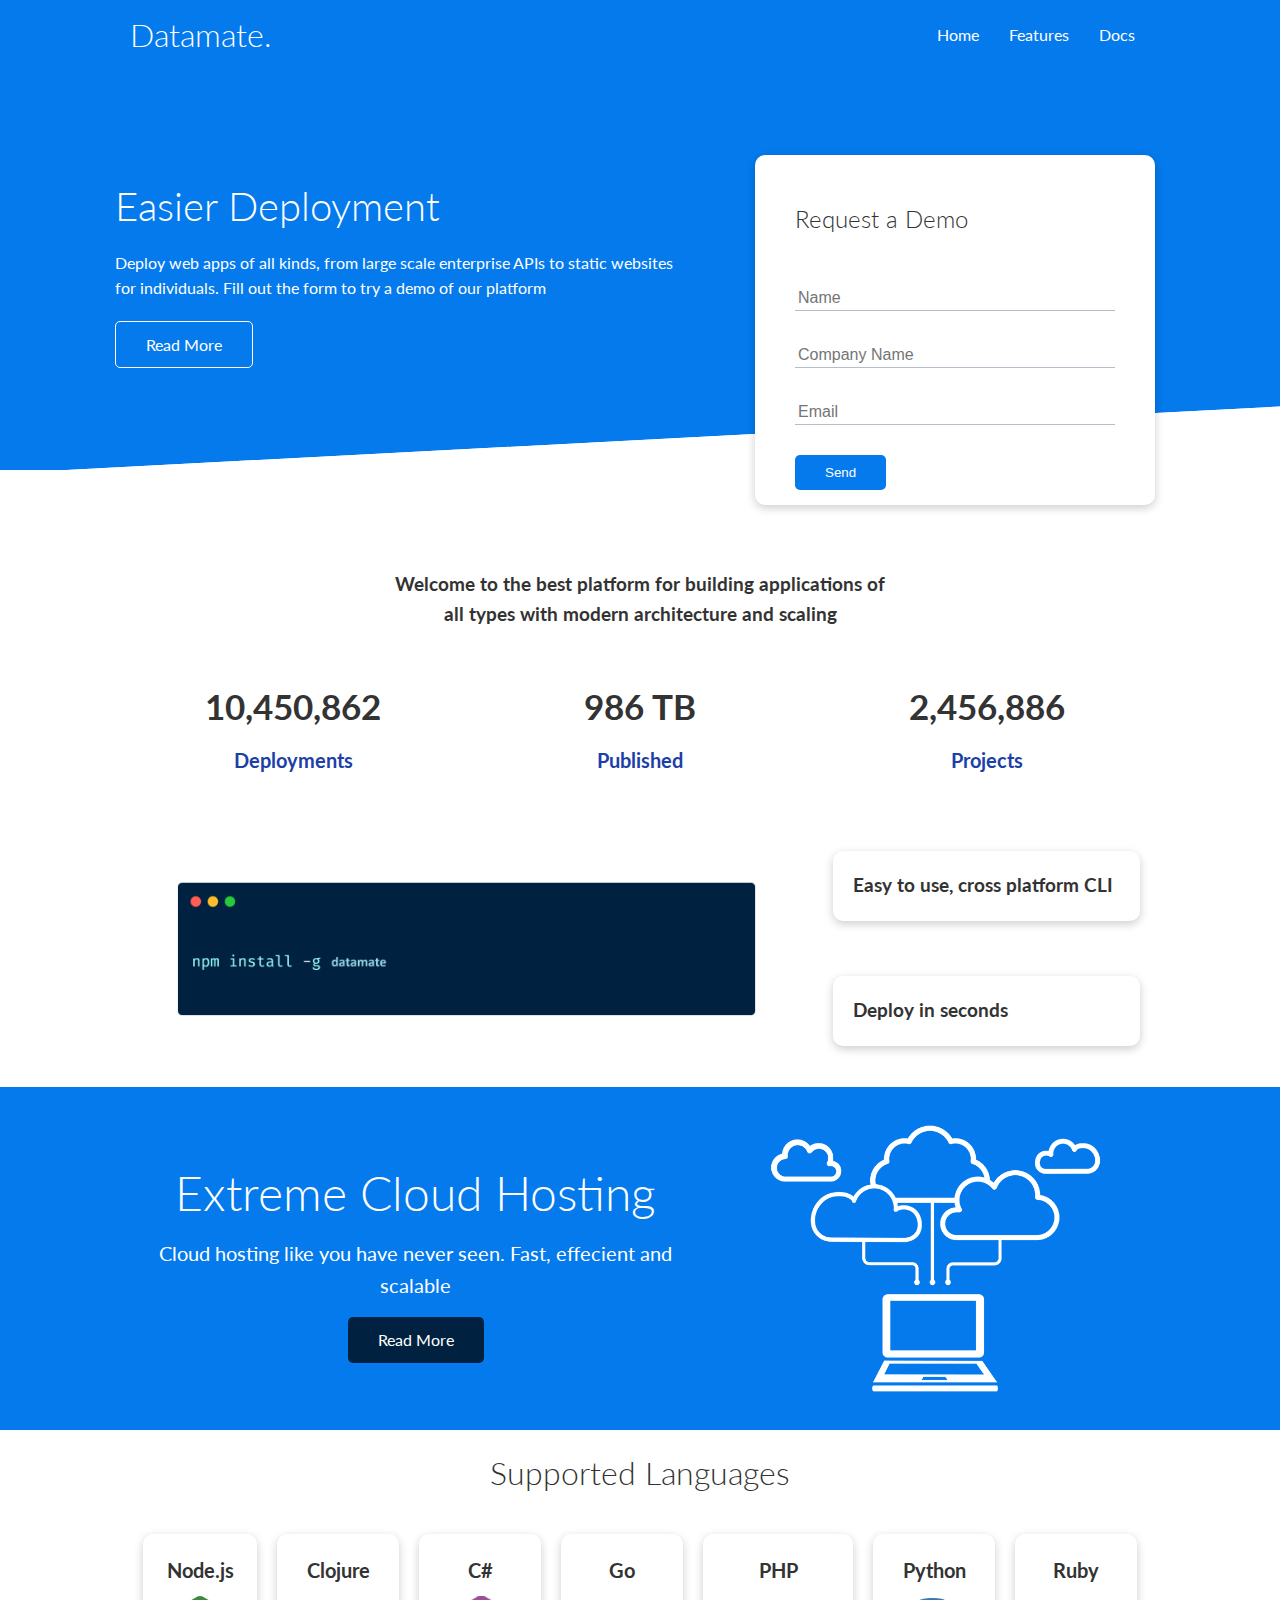
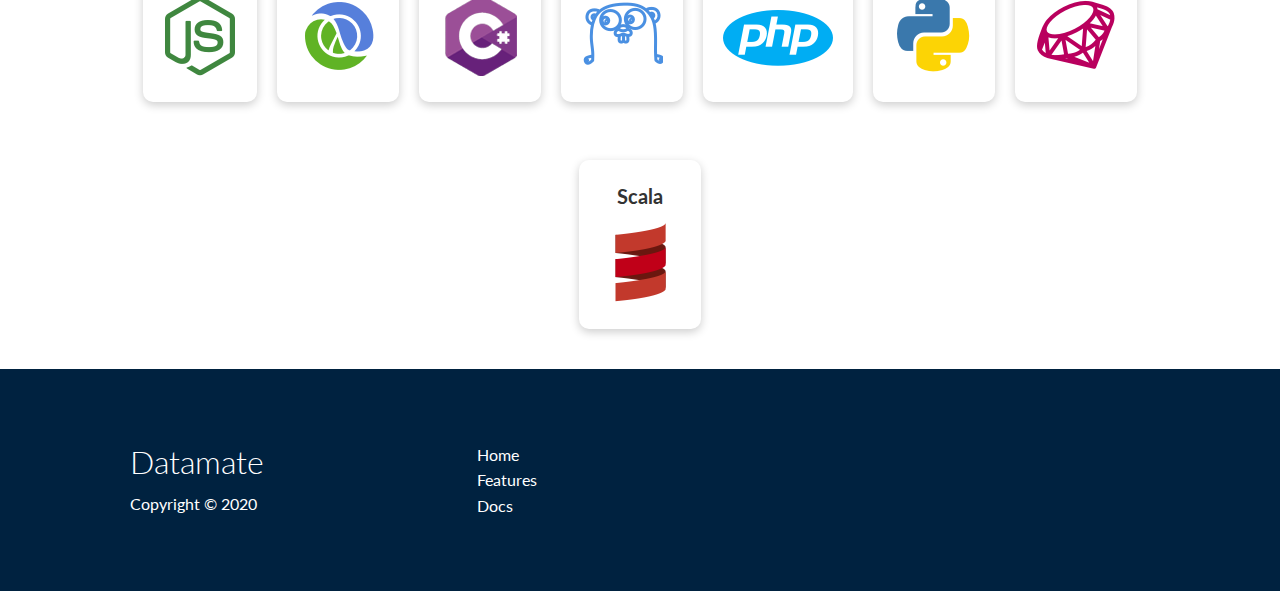
<file: index.html>
<!DOCTYPE html>
<html lang="en">
<head>

    <meta charset="UTF-8">
    <meta name="viewport" content="width=device-width, initial-scale=1.0">
    <link rel="stylesheet" href="https://cdnjs.cloudflare.com/ajax/libs/font-awesome/5.15.1/css/all.min.css" integrity="sha512-+4zCK9k+qNFUR5X+cKL9EIR+ZOhtIloNl9GIKS57V1MyNsYpYcUrUeQc9vNfzsWfV28IaLL3i96P9sdNyeRssA==" crossorigin="anonymous" />
    <link rel="stylesheet" href="css/utilities.css">
    <link rel="stylesheet" href="css/style.css">
    <title>Datamate | Cloud Hosting For Everyone</title>

</head>

<body>
    
    <!-- NavBar -->
    <div class="navbar">
        <div class="container flex">
            <h1 class="logo"> Datamate. </h1>
            <nav>
                <ul>
                    <li> <a href="index.html"> Home </a> </li>
                    <li> <a href="features.html"> Features </a> </li>
                    <li> <a href="docs.html"> Docs </a> </li>

                </ul>
            </nav>

        </div>
    </div>


    <!-- ShowCase -->

    <section class ="showcase">

        <div class="container grid">
            
            <div class="showcase-text">
                <h1> Easier Deployment </h1>

                <p> Deploy web apps of all kinds,
                    from large scale enterprise APIs to static
                    websites for individuals. Fill out the form to try a demo of our platform
                </p>

                <a href="" class="btn btn-outline"> Read More </a>

            </div>

            <div class="showcase-form card">
                <h2> Request a Demo</h2>

                <form name="contact" method="POST" data-netlify="true" netlify-honeypot="bot-field" >
                    
                    <input type="hidden" name="form-name" value="contact">
                    <p class="hidden">
                        <label>Don’t fill this out if you're human: <input name="bot-field" /></label>
                      </p>
                    <div class="form-control">

                        <input type="text" name="name" placeholder="Name" required>

                    </div>

                    <div class="form-control">
                        
                        <input type="text" name="company" placeholder="Company Name" required>

                    </div>

                    <div class="form-control">
                        
                        <input type="email" name="email" placeholder="Email" required>

                    </div>

                    <input type="submit" value="Send" class="btn btn-primary">
                </form>
            </div>

        
        </div>

    </section>

    <!-- Stats -->
    
    <section class="stats">

        <div class="container">

            <h3 class="stats-heading text-center my-1">

                Welcome to the best platform for building applications of all 
                types with modern architecture and scaling
            
            </h3>

            <div class="grid grid-3 text-center my-4">
                <div>
                    <i class="fas fa-server fa-3x"></i>
                    <h3>10,450,862</h3>
                    <p class="text-secondary">Deployments</p>
                </div>
                <div>
                    <i class="fas fa-server fa-3x"></i>
                    <h3>986 TB</h3>
                    <p class="text-secondary">Published</p>
                </div>
                <div>
                    <i class="fas fa-server fa-3x"></i>
                    <h3>2,456,886</h3>
                    <p class="text-secondary">Projects</p>
                </div>
            </div>
        
        </div>
    </section>

    <!-- Cli -->

    <section class="cli">
        <div class="container grid">
            <img src="images/cli.png" alt="cli">

            <div class="card">
                <h3> Easy to use, cross platform CLI</h3>
            </div>

            <div class="card">
                <h3> Deploy in seconds</h3>
            </div>
        </div> 
    </section>


    <!-- Cloud -->

    <section class="cloud bg-primary my-2 py-2">

        <div class="container grid">

            <div class="text-center">

                <h2 class="lg">Extreme Cloud Hosting</h2>
                <p class="lead my-1">
                    Cloud hosting like you have never seen.
                    Fast, effecient and scalable
                </p>
                <a href="features.html" class="btn btn-dark"> Read More </a>

            </div>

            <img src="images/cloud.png" alt="">
        </div>
    </section>


    <!-- Languages -->

    <section class="languages">
        <h2 class="md text-center my-2">
            Supported Languages
        </h2>

        <div class="container flex">

            <div class="card">
                <h4>Node.js</h4>
                <img src="images/logos/node.png" alt="">
            </div>

            <div class="card">
                <h4>Clojure</h4>
                <img src="images/logos/clojure.png" alt="">
            </div>

            <div class="card">
                <h4>C#</h4>
                <img src="images/logos/csharp.png" alt="">
            </div>

            <div class="card">
                <h4>Go</h4>
                <img src="images/logos/go.png" alt="">
            </div>

            <div class="card">
                <h4>PHP</h4>
                <img src="images/logos/php.png" alt="">
            </div>

            <div class="card">
                <h4>Python</h4>
                <img src="images/logos/python.png" alt="">
            </div>

            <div class="card">
                <h4>Ruby</h4>
                <img src="images/logos/ruby.png" alt="">
            </div>

            <div class="card">
                <h4>Scala</h4>
                <img src="images/logos/scala.png" alt="">
            </div>
        </div>


    </section>


    <!--  Footer  -->

    <footer class="footer bg-dark py-5">
        <div class="container grid grid-3">

            <div>
                <h1> Datamate </h1>
                <p> Copyright &copy; 2020</p>
            </div>

            <nav>
                <ul>
                    <li>
                        <a href="index.html">Home</a>
                    </li>
                    <li>
                        <a href="features.html">Features</a>
                    </li>
                    <li>
                        <a href="docs.html">Docs</a>
                    </li>
                </ul>
            </nav>

            <div class="social">
                <a href="#"> <i class="fab fa-twitter fa-2x"></i> </a>
                <a href="#"> <i class="fab fa-instagram fa-2x"></i> </a>
                <a href="#"> <i class="fab fa-facebook fa-2x"></i> </a>
                <a href="#"> <i class="fab fa-youtube fa-2x"></i> </a>

            </div>

        </div>
    </footer>



</body>
</html>
</file>
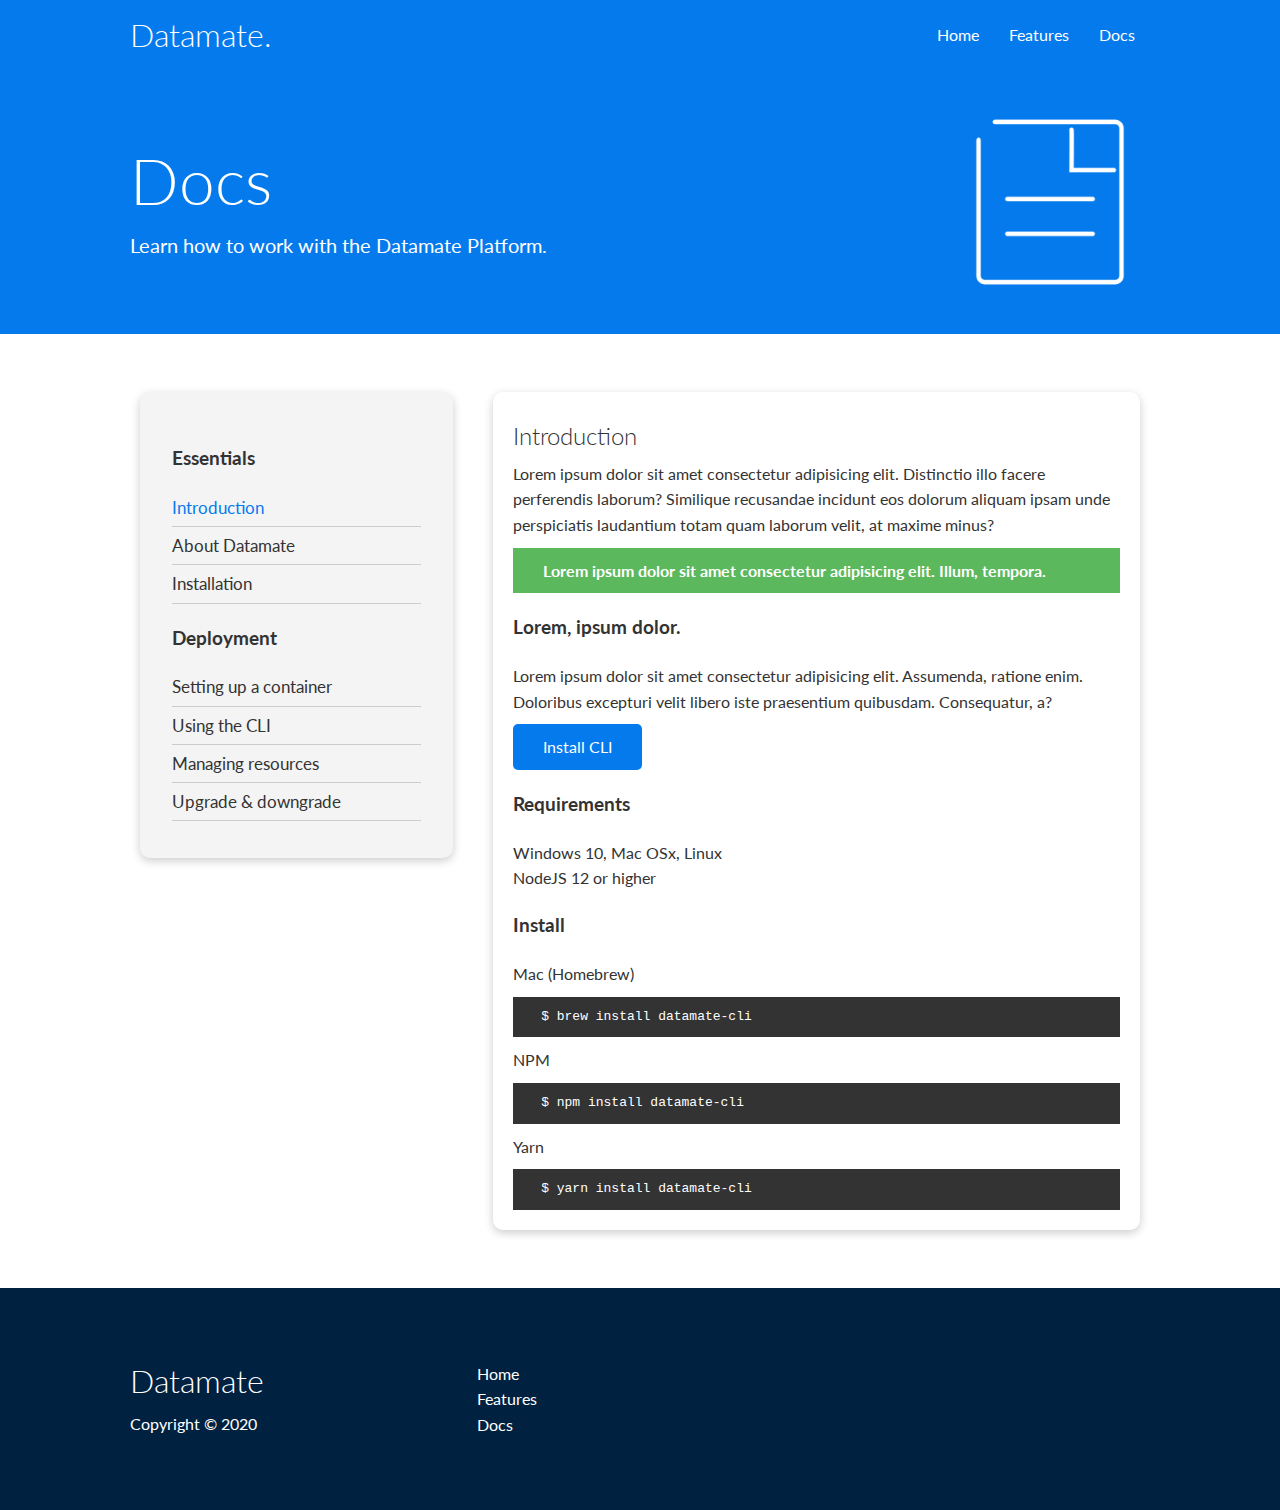
<file: docs.html>
<!DOCTYPE html>
<html lang="en">
<head>

    <meta charset="UTF-8">
    <meta name="viewport" content="width=device-width, initial-scale=1.0">
    <link rel="stylesheet" href="https://cdnjs.cloudflare.com/ajax/libs/font-awesome/5.15.1/css/all.min.css" integrity="sha512-+4zCK9k+qNFUR5X+cKL9EIR+ZOhtIloNl9GIKS57V1MyNsYpYcUrUeQc9vNfzsWfV28IaLL3i96P9sdNyeRssA==" crossorigin="anonymous" />
    <link rel="stylesheet" href="css/utilities.css">
    <link rel="stylesheet" href="css/style.css">
    <title>Datamate | Cloud Hosting For Everyone</title>

</head>

<body>
    
    <!-- NavBar -->
    <div class="navbar">
        <div class="container flex">
            <h1 class="logo"> Datamate. </h1>
            <nav>
                <ul>
                    <li> <a href="index.html"> Home </a> </li>
                    <li> <a href="features.html"> Features </a> </li>
                    <li> <a href="docs.html"> Docs </a> </li>

                </ul>
            </nav>

        </div>
    </div>

    <!-- Head -->

    <section class="docs-head bg-primary py-3">

        <div class="container grid">
            <div>
                <h1 class="xl">Docs</h1>
                <p class="lead">
                    Learn how to work with the Datamate Platform.
                </p>
            </div>
            <img src="images/docs.png" alt="">
        </div>

    </section>

    <!-- Docs Main -->

    <section class="docs-main my-4">
        
        <div class="container grid">

            <div class="card bg-light p-3">
                <h3 class="my-2">Essentials</h3>
                <nav>
                    <ul>
                        <li><a href="" class="text-primary">Introduction</a></li>
                        <li><a href="">About Datamate</a></li>
                        <li><a href="">Installation</a></li>
                    </ul>
                </nav>

                <h3 class="my-2">Deployment</h3>
                <nav>
                    <ul>
                        <li><a href="">Setting up a container</a></li>
                        <li><a href="">Using the CLI</a></li>
                        <li><a href="">Managing resources</a></li>
                        <li><a href="">Upgrade & downgrade</a></li>
                        
                    </ul>
                </nav>
            </div>

            <div class="card">


                <h2>Introduction</h2>
                <p>Lorem ipsum dolor sit amet consectetur adipisicing elit. Distinctio illo facere perferendis laborum? Similique recusandae incidunt eos dolorum aliquam ipsam unde perspiciatis laudantium totam quam laborum velit, at maxime minus?</p>
                <div class="alert alert-success">

                    <i class="fas fa-info"></i>
                    Lorem ipsum dolor sit amet consectetur adipisicing elit. Illum, tempora.
                </div>

                <h3>Lorem, ipsum dolor.</h3>
                <p>Lorem ipsum dolor sit amet consectetur adipisicing elit. Assumenda, ratione enim. Doloribus excepturi velit libero iste praesentium quibusdam. Consequatur, a?</p>
                <a href="" class="btn btn-primary">Install CLI</a>

                <h3> Requirements</h3>
                <ul>
                    <li> Windows 10, Mac OSx, Linux</li>
                    <li> NodeJS 12 or higher </li>
                </ul>

                <h3> Install</h3>
                <p>Mac (Homebrew)</p>
                <pre><code> $ brew install datamate-cli</code></pre>

                <p>NPM</p>
                <pre><code> $ npm install datamate-cli</code></pre>

                <p>Yarn</p>
                <pre><code> $ yarn install datamate-cli</code></pre>
            </div>
        </div>
    </section>




    <!--  Footer  -->

    <footer class="footer bg-dark py-5">
        <div class="container grid grid-3">

            <div>
                <h1> Datamate </h1>
                <p> Copyright &copy; 2020</p>
            </div>

            <nav>
                <ul>
                    <li>
                        <a href="index.html">Home</a>
                    </li>
                    <li>
                        <a href="features.html">Features</a>
                    </li>
                    <li>
                        <a href="docs.html">Docs</a>
                    </li>
                </ul>
            </nav>

            <div class="social">
                <a href="#"> <i class="fab fa-twitter fa-2x"></i> </a>
                <a href="#"> <i class="fab fa-instagram fa-2x"></i> </a>
                <a href="#"> <i class="fab fa-facebook fa-2x"></i> </a>
                <a href="#"> <i class="fab fa-youtube fa-2x"></i> </a>

            </div>

        </div>
    </footer>



</body>
</html>
</file>
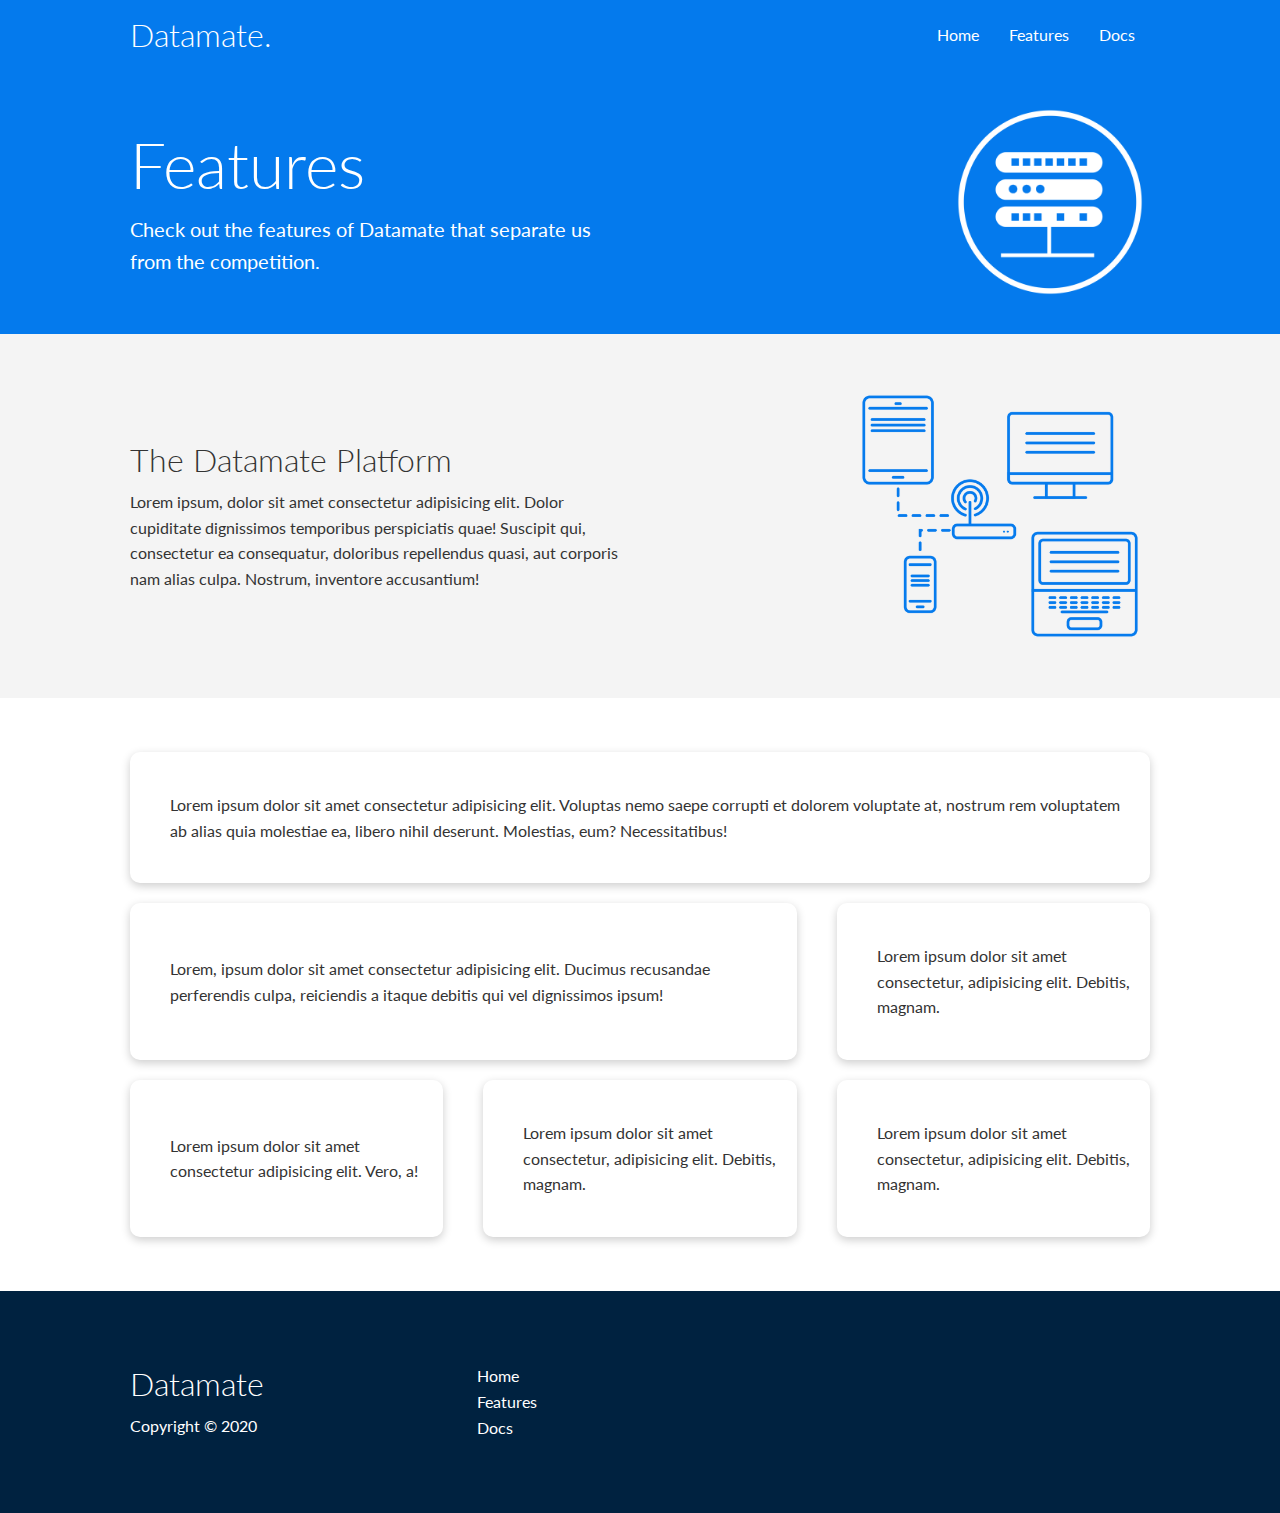
<file: features.html>
<!DOCTYPE html>
<html lang="en">
<head>

    <meta charset="UTF-8">
    <meta name="viewport" content="width=device-width, initial-scale=1.0">
    <link rel="stylesheet" href="https://cdnjs.cloudflare.com/ajax/libs/font-awesome/5.15.1/css/all.min.css" integrity="sha512-+4zCK9k+qNFUR5X+cKL9EIR+ZOhtIloNl9GIKS57V1MyNsYpYcUrUeQc9vNfzsWfV28IaLL3i96P9sdNyeRssA==" crossorigin="anonymous" />
    <link rel="stylesheet" href="css/utilities.css">
    <link rel="stylesheet" href="css/style.css">
    <title>Datamate | Cloud Hosting For Everyone</title>

</head>

<body>
    
    <!-- NavBar -->
    <div class="navbar">
        <div class="container flex">
            <h1 class="logo"> Datamate. </h1>
            <nav>
                <ul>
                    <li> <a href="index.html"> Home </a> </li>
                    <li> <a href="features.html"> Features </a> </li>
                    <li> <a href="docs.html"> Docs </a> </li>

                </ul>
            </nav>

        </div>
    </div>

    <!-- Head -->

    <section class="features-head bg-primary py-3">

        <div class="container grid">
            <div>
                <h1 class="xl">Features</h1>
                <p class="lead">
                    Check out the features of Datamate that separate us 
                    from the competition.
                </p>
            </div>
            <img src="images/server.png" alt="">
        </div>

    </section>


    <!-- Sub Head -->

    <section class="features-sub-head bg-light py-3">

        <div class="container grid">
            <div>
                <h1 class="md">The Datamate Platform</h1>
                <p>
                    Lorem ipsum, dolor sit amet consectetur adipisicing elit. Dolor cupiditate dignissimos temporibus perspiciatis quae! Suscipit qui, consectetur ea consequatur, doloribus repellendus quasi, aut corporis nam alias culpa. Nostrum, inventore accusantium!
                </p>
            </div>
            <img src="images/server2.png" alt="">
        </div>

    </section>


    <section class="features-main my-2">

        <div class="container grid grid-3">

            <div class="card flex">
                <i class="fas fa-server fa-3x"></i>
                <p> Lorem ipsum dolor sit amet consectetur adipisicing elit. Voluptas nemo saepe corrupti et dolorem voluptate at, nostrum rem voluptatem ab alias quia molestiae ea, libero nihil deserunt. Molestias, eum? Necessitatibus! </p>
            </div>

            <div class="card flex">
                <i class="fas fa-server fa-3x"></i>
                <p> Lorem, ipsum dolor sit amet consectetur adipisicing elit. Ducimus recusandae perferendis culpa, reiciendis a itaque debitis qui vel dignissimos ipsum! </p>
            </div>

            <div class="card flex">
                <i class="fas fa-server fa-3x"></i>
                <p> Lorem ipsum dolor sit amet consectetur, adipisicing elit. Debitis, magnam. </p>
            </div>

            <div class="card flex">
                <i class="fas fa-server fa-3x"></i>
                <p> Lorem ipsum dolor sit amet consectetur adipisicing elit. Vero, a! </p>
            </div>

            <div class="card flex">
                <i class="fas fa-server fa-3x"></i>
                <p>Lorem ipsum dolor sit amet consectetur, adipisicing elit. Debitis, magnam. </p>
            </div>

            <div class="card flex">
                <i class="fas fa-server fa-3x"></i>
                <p> Lorem ipsum dolor sit amet consectetur, adipisicing elit. Debitis, magnam. </p>
            </div>
        </div>

    </section>


    <!--  Footer  -->

    <footer class="footer bg-dark py-5">
        <div class="container grid grid-3">

            <div>
                <h1> Datamate </h1>
                <p> Copyright &copy; 2020</p>
            </div>

            <nav>
                <ul>
                    <li>
                        <a href="index.html">Home</a>
                    </li>
                    <li>
                        <a href="features.html">Features</a>
                    </li>
                    <li>
                        <a href="docs.html">Docs</a>
                    </li>
                </ul>
            </nav>

            <div class="social">
                <a href="#"> <i class="fab fa-twitter fa-2x"></i> </a>
                <a href="#"> <i class="fab fa-instagram fa-2x"></i> </a>
                <a href="#"> <i class="fab fa-facebook fa-2x"></i> </a>
                <a href="#"> <i class="fab fa-youtube fa-2x"></i> </a>

            </div>

        </div>
    </footer>



</body>
</html>
</file>
<file: css/utilities.css>
/* Utilities */

.container{
    max-width:1100px;
    margin: 0 auto;
    overflow:auto;
    padding: 0 40px;
}

.card{
    background-color: #fff;
    color: #333;
    border-radius: 10px;
    box-shadow: 0 3px 10px rgba(0,0,0,0.2);
    padding: 20px;
    margin:10px;
}

.btn{
    display: inline-block;
    padding: 10px 30px;
    cursor: pointer;
    background: var(--primary-color);
    color: #fff;
    border: none;
    border-radius: 5px;
}

.btn-outline{
    background-color: transparent;
    border: 1px #fff solid;
}

.btn:hover{
    transform: scale(0.96);
}

/*  Backgrounds and coloutred buttons */

.bg-primary, 
.btn-primary{
    background-color: var(--primary-color);
    color: #fff;
}

.bg-secondary, 
.btn-secondary{
    background-color: var(--secondary-color);
    color: #fff;
}

.bg-dark, 
.btn-dark{
    background-color: var(--dark-color);
    color: #fff;
}

.bg-light, 
.btn-light{
    background-color: var(--light-color);
    color: #333;
}



.bg-primary a, 
.btn-primary a,
.bg-secondary a, 
.btn-secondary a,
.bg-dark a, 
.btn-dark a{
    color: white;
    /* padding: 2%; */
}

/* Text colors */

.text-primary{
    color: var(--primary-color);
}

.text-secondary{
    color: var(--secondary-color);
}

.text-dark{
    color: var(--dark-color);
}

.text-light{
    color: var(--light-color);
}

/* Text sizes */

.lead{
    font-size: 20px;
}
.sm{
    font-size:1rem;
}

.md{
    font-size:2rem;
}

.lg{
    font-size:3rem;
}

.xl{
    font-size:4rem;
}


/* Miscs */
.text-center{
    text-align: center;
}


/* Alert */

.alert{
    background-color: var(--light-color);
    padding: 10px 20px;
    font-weight: bold;
    margin: 150x 0;
}

.alert i{
    margin-right: 10px;
}

.alert-success{
    background-color: var(--success-color);
    color: white;
}

.alert-error{
    background-color: var(--error-color);
    color: white;
}

.flex{
    display:flex;   
    justify-content: center;
    align-items: center;
    height: 100%;
}

.grid{
    display: grid;
    grid-template-columns: repeat(2, 1fr);      /*  repeat 1fr twice */
    gap: 20px;
    justify-content: center;
    align-items: center;
    height:100%;    
}


.grid-3{
    grid-template-columns: repeat(3, 1fr);      /*  repeat 1fr thrice */
}

/* Margin */
.my-1{
    margin: 1rem 0;     /* 1rem = 16px; or font-size of custom mentioned in html{} */
}

.my-2{
    margin: 1.5rem 0;     /* 1rem = 16px; or font-size of custom mentioned in html{} */
}

.my-3{
    margin: 2rem 0;     /* 1rem = 16px; or font-size of custom mentioned in html{} */
}

.my-4{
    margin: 3rem 0;     /* 1rem = 16px; or font-size of custom mentioned in html{} */
}

.my-5{
    margin: 4rem;     /* 1rem = 16px; or font-size of custom mentioned in html{} */
}

.m-1{
    margin: 1rem;     /* 1rem = 16px; or font-size of custom mentioned in html{} */
}

.m-2{
    margin: 1.5rem;     /* 1rem = 16px; or font-size of custom mentioned in html{} */
}

.m-3{
    margin: 2rem;     /* 1rem = 16px; or font-size of custom mentioned in html{} */
}

.m-4{
    margin: 3rem;     /* 1rem = 16px; or font-size of custom mentioned in html{} */
}

.m-5{
    margin: 4rem;     /* 1rem = 16px; or font-size of custom mentioned in html{} */
}



/* Padding[ToDO] */
.pmy-1{
    padding: 1rem 0;     /* 1rem = 16px; or font-size of custom mentioned in html{} */
}

.py-2{
    padding: 1.5rem 0;     /* 1rem = 16px; or font-size of custom mentioned in html{} */
}

.py-3{
    padding: 2rem 0;     /* 1rem = 16px; or font-size of custom mentioned in html{} */
}

.py-4{
    padding: 3rem 0;     /* 1rem = 16px; or font-size of custom mentioned in html{} */
}

.py-5{
    padding: 4rem;     /* 1rem = 16px; or font-size of custom mentioned in html{} */
}

.p-1{
    padding: 1rem;     /* 1rem = 16px; or font-size of custom mentioned in html{} */
}

.p-2{
    padding: 1.5rem;     /* 1rem = 16px; or font-size of custom mentioned in html{} */
}

.p-3{
    padding: 2rem;     /* 1rem = 16px; or font-size of custom mentioned in html{} */
}

.p-4{
    padding: 3rem;     /* 1rem = 16px; or font-size of custom mentioned in html{} */
}

.p-5{
    padding: 4rem;     /* 1rem = 16px; or font-size of custom mentioned in html{} */
}
</file>
<file: css/style.css>
@import url('https://fonts.googleapis.com/css2?family=Lato:wght@300&display=swap');


/* Variables like in Sass for reusability */

:root{  
    --primary-color: #047aed;
    --secondary-color: #1c3fa8;
    --dark-color: #002240;
    --light-color: #f4f4f4;
    --success-color: #5cb85c;
    --error-color: #d9534f;
}



*{
    box-sizing: border-box;
    padding: 0;
    margin: 0;
}

body{
    font-family: 'Lato', sans-serif;
    color: #333;
    line-height: 1.6;
}

ul{
    list-style-type: none;
}

a{
    text-decoration: none;
    color: #333;
    
}

h1,h2{
    font-weight: 300;
    line-height: 1.2;
    margin:10px 0;
}

p{
    margin: 10px 0;
}

img{
    width:100%;
}

code,pre{
    background: #333;
    color: #fff;
    padding:10px;
}

.hidden{
    visibility:hidden;
    height:0;
}

/* NavBar */

.navbar{
    /*  Used custom variable  */
    background-color: var(--primary-color);
    color: #fff;
    height: 70px;
}

.navbar ul{
    display: flex;
}

.navbar a{
    color: #fff;
    padding: 10px;
    margin: 0 5px;
}

.navbar a:hover{
    border-bottom: 2px #fff solid;
}

.navbar .flex{
    justify-content: space-between;
}

/* ShowCase */

.showcase{
    height: 400px;
    background-color: var(--primary-color);
    color: #fff;
    position: relative;
}

.showcase h1{
    font-size: 40px;
}

.showcase p{
    margin: 20px 0;
}

.showcase .grid{
    grid-template-columns: 55% 45%;
    gap: 30px;
    overflow: visible;
}

.showcase-text{
    animation:slideInFromLeft 1s ease-in;
}

.showcase-form{
    position: relative;
    top:60px;
    height: 350px;
    width: 400px;
    padding: 40px;
    z-index: 100;
    justify-self: flex-end;
    animation:slideInFromRight 1s ease-in;
}

.showcase-form .form-control{
    margin:30px 0;
}

.showcase-form input[type="text"],
.showcase-form input[type="email"]
{
    border:0;
    border-bottom: 1px solid #b4becb; 
    width: 100%;
    padding: 3px;
    font-size: 16px;
}

.showcase-form input:focus{
    /*  try removing outline to see what's it used for here */
    outline: none;
}

.showcase::before ,.showcase::after{
    content: "";
    position: absolute;
    height:100px;
    bottom: -70px;
    right:0;
    left:0;
    background: #fff;
    transform: skewY(-3deg)
}

/* Stats */

.stats{
    padding-top: 100px;
    animation:slideInFromBottom 1s ease-in;
}

.stats-heading{
    max-width: 500px;
    margin: auto;
}

.stats .grid h3{
    font-size: 35px;
}

.stats .grid p {
    font-size:20px;
    font-weight: bold;
}

/* CLI */

.cli .grid{
    grid-template-columns: repeat(3, 1fr);
    grid-template-rows: repeat(2, 1fr);
}

.cli .grid> *:first-child{
    grid-column: 1 / span 2;
    grid-row: 1 / span 2;
}

/*  Cloud  */

.cloud .grid{
    grid-template-columns: 4fr 3fr;
}


/*  Languages  */

.languages .flex{
    flex-wrap: wrap;
}

.languages .card{
    text-align:center;
    margin: 18px 10px 40px;
    transition: transform 0.2s ease-in;
}

.languages .card h4{
    font-size: 20px;
    margin-bottom: 10px;
}

.languages .card:hover{
    transform:translateY(-15px)
}


/*  Features  */

.features-head img,
.docs-head img{
    width:200px;
    justify-self: flex-end;    /* Only push the specific grid item to end which is img here */
}

.features-sub-head img{
    width:300px;
    justify-self: flex-end;
}

.features-main .card > i{
    margin-right: 20px;
}

.features-main .grid{
    padding:30px;
}

.features-main .grid > *:first-child{
    grid-column: 1 / span 3;
}

.features-main .grid > *:nth-child(2){
    grid-column: 1 / span 2;
}


/* Docs */

.docs-main h3{
    margin:20px 0;
}

.docs-main .grid{
    grid-template-columns: 1fr 2fr;
    align-items : flex-start;
}

.docs-main nav li{
    font-size: 17px;
    padding-bottom: 5px;
    margin-bottom: 5px;
    border-bottom: 1px #ccc solid;
}
.docs-main a:hover{
    font-weight: bold;
}

/* Footer */

.footer .social a {
    margin:0 10px;
}


/* Animations */

@keyframes slideInFromLeft{

    0%{
        transform: translateX(-100%);   /*  moved to left  */
    }

    100%{
        transform: translateX(0);
    }
}

@keyframes slideInFromRight{

    0%{
        transform: translateX(100%);    /*  moved to right  */

    }

    100%{
        transform: translateX(0);
    }
}


@keyframes slideInFromTop{

    0%{
        transform: translateY(-100%);    /*  moved to top  */

    }

    100%{
        transform: translateX(0);
    }
}

@keyframes slideInFromBottom{

    0%{
        transform: translateY(100%);    /*  moved to bottom  */

    }

    100%{
        transform: translateX(0);
    }
}


/* Media Queries */

/* Tablets and below */

@media(max-width: 768px){
    .grid,
    .showcase .grid,
    .stats .grid,
    .cli .grid,
    .cloud .grid,
    .featurs-main .grid,
    .docs-main .grid{
        grid-template-columns: 1fr;
        grid-template-columns: 1fr;
    }

    .showcase{
        height: auto;
    }

    .showcase-text{
        text-align: center;
        margin-top: 40px;
    }

    .showcase-form{
        justify-self:center;
        margin: auto;
    }

    .cli .grid> *:first-child{
        grid-column: 1;
        grid-row: 1;
    }

    .features-head,
    .features-sub-head,
    .docs-head{
        text-align:center;
    }

    .features-head img,
    .features-sub-head img,
    .docs-head img{
        justify-self:center;
    }

    .features-main .grid >*:first-child,
    .features-main .grid >*:nth-child(2){
        grid-column:1
    }

}



/* Mobile */

@media(max-width: 500px){
    .navbar{
        height:110px;
    }

    .navbar .flex{
        flex-direction: column;
    }

    .navbar ul{
        padding: 10px;
        background-color: rgba(0,0,0, 0.1);
    }
}
</file>
